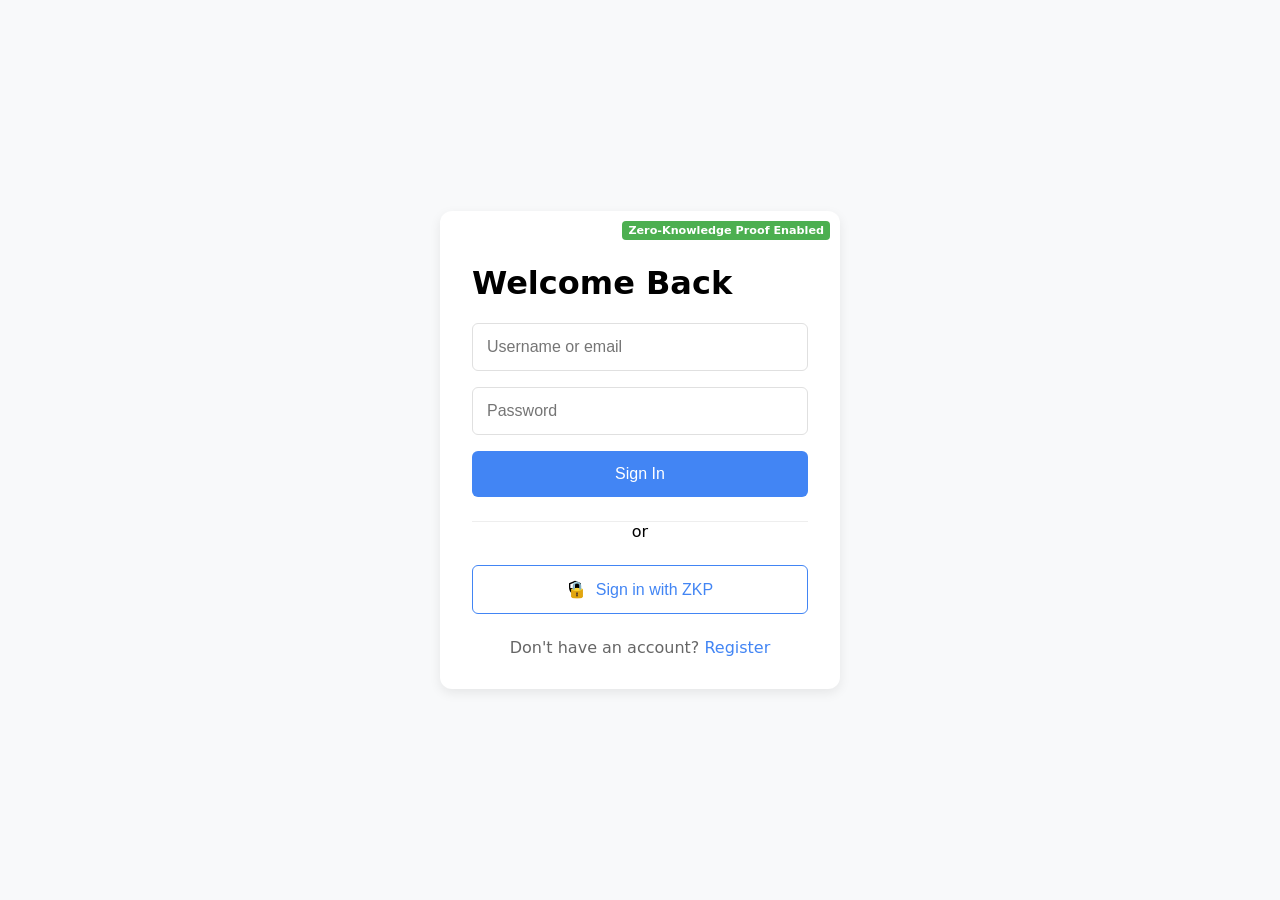
<file: index.html>
<!DOCTYPE html>
<html lang="en">

<head>
    <meta charset="UTF-8">
    <meta name="viewport" content="width=device-width, initial-scale=1.0">
    <title>Secure Login with ZKP</title>
    <link rel="stylesheet" href="styles/main.css">
</head>

<body>
    <div class="auth-container">
        <!-- Login Card (Default View) -->
        <div id="loginCard" class="auth-card active">
            <div class="zkp-badge">Zero-Knowledge Proof Enabled</div>
            <h1>Welcome Back</h1>

            <div id="credentialSelector" class="credential-selector-container"></div>

            <form id="loginForm" class="auth-form">
                <input type="text" id="username" placeholder="Username or email" required>
                <input type="password" id="password" placeholder="Password" required>
                <button type="submit" class="btn btn-primary">Sign In</button>
            </form>

            <div class="divider">or</div>

            <button id="pmSignIn" class="btn btn-secondary" disabled>
                <span class="pm-icon"></span>
                Sign in with ZKP
            </button>

            <div class="auth-footer">
                Don't have an account? <a href="#" id="showRegister">Register</a>
            </div>

            <div id="zkpLoading" class="zkp-loading">Verifying with Zero-Knowledge Proof...</div>
            <div id="errorDisplay" class="error-message"></div>
        </div>

        <!-- Registration Card (Hidden by default) -->
        <div id="registerCard" class="auth-card">
            <h1>Create Account</h1>

            <form id="registerForm" class="auth-form">
                <input type="text" id="regUsername" placeholder="Username" required>
                <input type="email" id="regEmail" placeholder="Email" required>
                <input type="password" id="regPassword" placeholder="Password" required>
                <input type="password" id="regConfirmPassword" placeholder="Confirm Password" required>
                <button type="submit" class="btn btn-primary">Register</button>
            </form>

            <div class="auth-footer">
                Already have an account? <a href="#" id="showLogin">Sign In</a>
            </div>

            <div id="regLoading" class="zkp-loading">Creating secure account...</div>
            <div id="regError" class="error-message"></div>
        </div>
    </div>

    <script src="scripts/passwordmanager.js" type="module"></script>
    <script src="scripts/zkp.js" type="module"></script>
    <script src="scripts/auth.js" type="module"></script>
</body>

</html>
</file>
<file: styles/main.css>
:root {
    --primary: #4285f4;
    --primary-dark: #3367d6;
    --secondary: #34a853;
    --disabled: #e0e0e0;
    --text: #333333;
    --border: #e0e0e0;
    --success: #4CAF50;
}

body {
    font-family: 'Segoe UI', system-ui, sans-serif;
    display: grid;
    place-items: center;
    min-height: 100vh;
    margin: 0;
    background: #f8f9fa;
}

.login-card {
    position: relative;
    width: 320px;
    padding: 2.5rem;
    background: white;
    border-radius: 12px;
    box-shadow: 0 4px 12px rgba(0, 0, 0, 0.08);
}

.zkp-badge {
    position: absolute;
    top: 10px;
    right: 10px;
    background: var(--success);
    color: white;
    padding: 3px 6px;
    border-radius: 4px;
    font-size: 0.7em;
    font-weight: bold;
}

.auth-form {
    display: flex;
    flex-direction: column;
    gap: 1rem;
}

input {
    width: 100%;
    padding: 0.875rem;
    border: 1px solid var(--border);
    border-radius: 6px;
    font-size: 1rem;
    box-sizing: border-box;
}

.btn {
    width: 100%;
    padding: 0.875rem;
    border: none;
    border-radius: 6px;
    font-size: 1rem;
    font-weight: 500;
    cursor: pointer;
    transition: all 0.2s ease;
    display: flex;
    align-items: center;
    justify-content: center;
    gap: 0.5rem;
}

.btn-primary {
    background: var(--primary);
    color: white;
}

.btn-primary:hover {
    background: var(--primary-dark);
    transform: translateY(-1px);
}

.btn-secondary {
    background: white;
    color: var(--primary);
    border: 1px solid var(--primary);
}

.btn-secondary:hover:not(:disabled) {
    background: #f0f5ff;
}

.btn-secondary:disabled {
    background: white;
    color: var(--disabled);
    border-color: var(--disabled);
    cursor: not-allowed;
}

/* Add these new styles to your existing CSS */
.auth-container {
    position: relative;
    width: 100%;
    max-width: 400px;
    margin: 0 auto;
}

.auth-card {
    display: none;
    background: white;
    padding: 2rem;
    border-radius: 12px;
    box-shadow: 0 4px 12px rgba(0, 0, 0, 0.08);
}

.auth-card.active {
    display: block;
}

.auth-footer {
    margin-top: 1.5rem;
    text-align: center;
    color: #666;
}

.auth-footer a {
    color: var(--primary);
    text-decoration: none;
    font-weight: 500;
}

.auth-footer a:hover {
    text-decoration: underline;
}

/* Update existing styles for consistency */
.zkp-loading,
#regLoading {
    display: none;
    background: rgba(66, 133, 244, 0.9);
    color: white;
    padding: 12px;
    text-align: center;
    margin-top: 1rem;
    border-radius: 4px;
}

.error-message,
#regError {
    display: none;
    color: #d32f2f;
    margin-top: 1rem;
    padding: 0.75rem;
    border: 1px solid #d32f2f;
    border-radius: 4px;
    background: rgba(211, 47, 47, 0.05);
}

.pm-icon::before {
    content: "";
    display: inline-block;
    width: 16px;
    height: 16px;
    background-image: url('data:image/svg+xml;utf8,<svg xmlns="http://www.w3.org/2000/svg" viewBox="0 0 24 24" fill="currentColor"><path d="M12 1L3 5v6c0 5.55 3.84 10.74 9 12 5.16-1.26 9-6.45 9-12V5l-9-4zm0 10.99h7c-.53 4.12-3.28 7.79-7 8.94V12H5V6.3l7-3.11V11.99z"/></svg>');
}

.divider {
    margin: 1.5rem 0;
    border-top: 1px solid #eee;
    position: relative;
    text-align: center;
}

.divider::after {
    content: attr(data-text);
    position: absolute;
    top: -10px;
    left: 50%;
    transform: translateX(-50%);
    background: white;
    padding: 0 1rem;
    color: #888;
    font-size: 0.875rem;
}

.credential-selector-container {
    margin-bottom: 1rem;
}

.credential-selector {
    width: 100%;
    padding: 0.875rem;
    border: 1px solid var(--border);
    border-radius: 6px;
    font-size: 1rem;
    appearance: none;
    background-image: url("data:image/svg+xml;charset=UTF-8,%3csvg xmlns='http://www.w3.org/2000/svg' viewBox='0 0 24 24' fill='none' stroke='currentColor' stroke-width='2' stroke-linecap='round' stroke-linejoin='round'%3e%3cpolyline points='6 9 12 15 18 9'%3e%3c/polyline%3e%3c/svg%3e");
    background-repeat: no-repeat;
    background-position: right 0.75rem center;
    background-size: 1rem;
}

.zkp-loading {
    display: none;
    position: fixed;
    top: 0;
    left: 0;
    right: 0;
    background: rgba(66, 133, 244, 0.9);
    color: white;
    padding: 12px;
    text-align: center;
    font-weight: 500;
    z-index: 1000;
}

:root {
    --primary: #4285f4;
    --error: #d32f2f;
}

.login-card {
    position: relative;
}

#errorDisplay {
    display: none;
    color: var(--error);
    margin-top: 1rem;
    padding: 0.5rem;
    border: 1px solid var(--error);
    border-radius: 4px;
}

.zkp-loading {
    display: none;
    background: rgba(66, 133, 244, 0.9);
    color: white;
    padding: 12px;
    text-align: center;
    margin-top: 1rem;
    border-radius: 4px;
}

.error-message {
    color: #d32f2f;
    margin-top: 1rem;
    padding: 0.5rem;
    border: 1px solid #d32f2f;
    border-radius: 4px;
    display: none;
}

.btn-secondary:disabled {
    opacity: 0.6;
    cursor: not-allowed;
}

.pm-icon::before {
    content: "🔒";
    margin-right: 5px;
}
</file>
